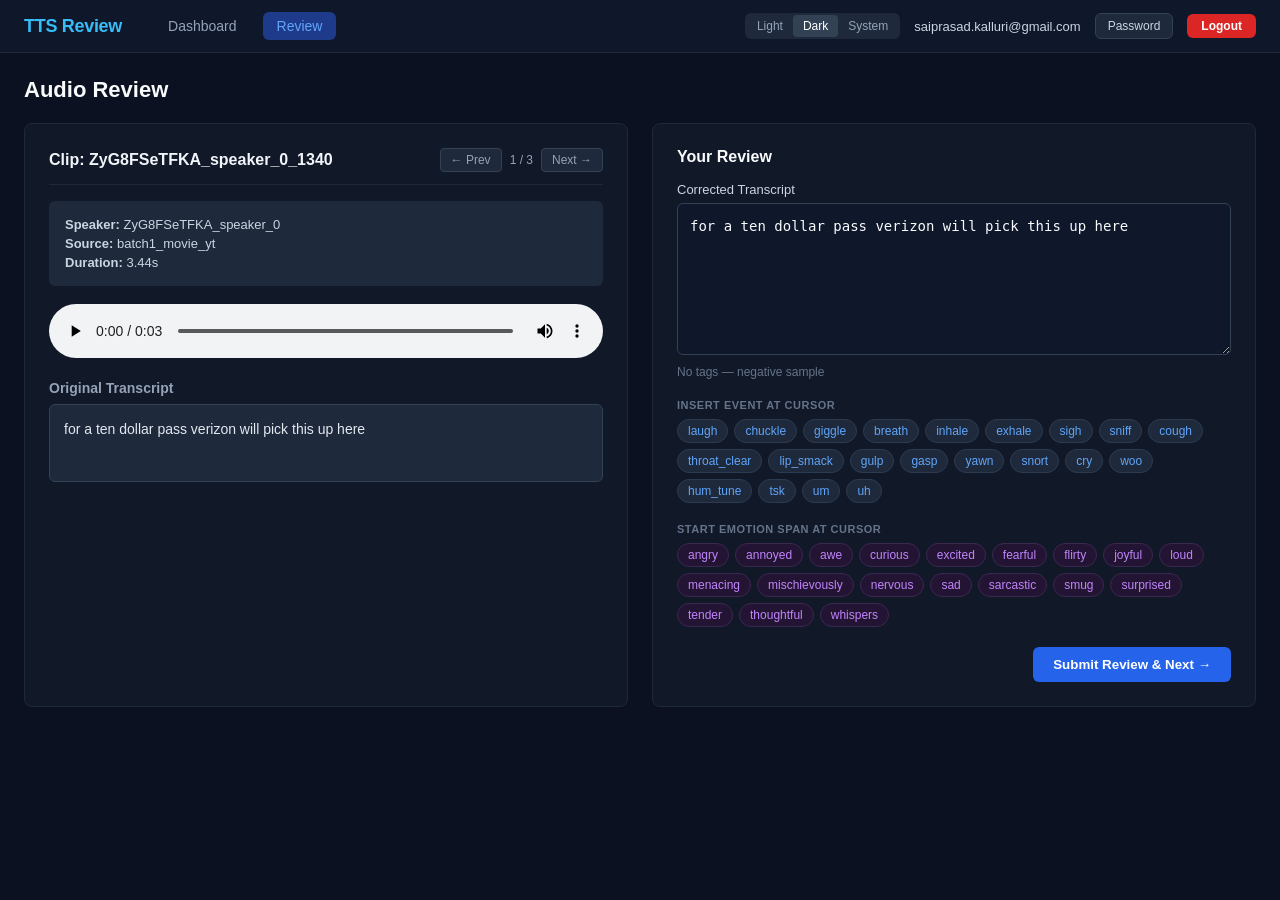
<file: test-portal/index.html>
<!DOCTYPE html>
<html lang="en">
<head>
  <meta charset="UTF-8">
  <meta name="viewport" content="width=device-width, initial-scale=1.0">
  <title>TTS Review - Portal Simulator</title>
  <link rel="stylesheet" href="style.css">
</head>
<body class="dark">
  <!-- Top Navigation Bar -->
  <header class="navbar">
    <div class="nav-left">
      <div class="brand">TTS Review</div>
      <nav class="nav-links">
        <a href="#" class="nav-tab">Dashboard</a>
        <a href="#" class="nav-tab active">Review</a>
      </nav>
    </div>
    <div class="nav-right">
      <div class="theme-toggles">
        <button class="theme-btn">Light</button>
        <button class="theme-btn active">Dark</button>
        <button class="theme-btn">System</button>
      </div>
      <span class="user-email">saiprasad.kalluri@gmail.com</span>
      <button class="btn-subtle">Password</button>
      <button class="btn-logout">Logout</button>
    </div>
  </header>

  <!-- Main Container -->
  <main class="main-container">
    <h1 class="page-title">Audio Review</h1>

    <div class="review-grid">
      <!-- Left Column: Audio & Original Transcript -->
      <section class="card left-card">
        <div class="card-header-row">
          <h2 class="clip-title" id="current-clip-title">Clip: ZyG8FSeTFKA_speaker_0_1340</h2>
          <div class="clip-nav-buttons">
            <button id="btn-prev-clip" class="btn-clip-nav" title="Previous Sample">&larr; Prev</button>
            <span id="clip-counter" style="font-size: 12px; color: #94a3b8;">1 / 3</span>
            <button id="btn-next-clip" class="btn-clip-nav" title="Next Sample">Next &rarr;</button>
          </div>
        </div>

        <div class="metadata-block">
          <p><strong>Speaker:</strong> <span id="meta-speaker">ZyG8FSeTFKA_speaker_0</span></p>
          <p><strong>Source:</strong> <span id="meta-source">batch1_movie_yt</span></p>
          <p><strong>Duration:</strong> <span id="meta-duration">3.44s</span></p>
        </div>

        <div class="audio-player-wrapper">
          <audio id="audio-player" controls src="sample.wav"></audio>
        </div>

        <div class="original-transcript-section">
          <h3>Original Transcript</h3>
          <div class="original-transcript-box" id="original-transcript-content">
            for a ten dollar pass verizon will pick this up here
          </div>
        </div>
      </section>

      <!-- Right Column: Your Review -->
      <section class="card right-card">
        <h2 class="section-title">Your Review</h2>

        <div class="field-group">
          <label class="field-label" for="corrected-transcript">Corrected Transcript</label>
          <textarea id="corrected-transcript" rows="6" placeholder="Enter corrected transcript...">for a ten dollar pass verizon will pick this up here</textarea>
          <div class="sub-hint">No tags — negative sample</div>
        </div>

        <!-- Event Tag Buttons -->
        <div class="tag-section">
          <div class="tag-section-title">INSERT EVENT AT CURSOR</div>
          <div class="tag-pill-container" id="events-container">
            <button type="button" class="portal-tag-btn" data-tag="laugh">laugh</button>
            <button type="button" class="portal-tag-btn" data-tag="chuckle">chuckle</button>
            <button type="button" class="portal-tag-btn" data-tag="giggle">giggle</button>
            <button type="button" class="portal-tag-btn" data-tag="breath">breath</button>
            <button type="button" class="portal-tag-btn" data-tag="inhale">inhale</button>
            <button type="button" class="portal-tag-btn" data-tag="exhale">exhale</button>
            <button type="button" class="portal-tag-btn" data-tag="sigh">sigh</button>
            <button type="button" class="portal-tag-btn" data-tag="sniff">sniff</button>
            <button type="button" class="portal-tag-btn" data-tag="cough">cough</button>
            <button type="button" class="portal-tag-btn" data-tag="throat_clear">throat_clear</button>
            <button type="button" class="portal-tag-btn" data-tag="lip_smack">lip_smack</button>
            <button type="button" class="portal-tag-btn" data-tag="gulp">gulp</button>
            <button type="button" class="portal-tag-btn" data-tag="gasp">gasp</button>
            <button type="button" class="portal-tag-btn" data-tag="yawn">yawn</button>
            <button type="button" class="portal-tag-btn" data-tag="snort">snort</button>
            <button type="button" class="portal-tag-btn" data-tag="cry">cry</button>
            <button type="button" class="portal-tag-btn" data-tag="woo">woo</button>
            <button type="button" class="portal-tag-btn" data-tag="hum_tune">hum_tune</button>
            <button type="button" class="portal-tag-btn" data-tag="tsk">tsk</button>
            <button type="button" class="portal-tag-btn" data-tag="um">um</button>
            <button type="button" class="portal-tag-btn" data-tag="uh">uh</button>
          </div>
        </div>

        <!-- Emotion Span Buttons -->
        <div class="tag-section">
          <div class="tag-section-title">START EMOTION SPAN AT CURSOR</div>
          <div class="tag-pill-container" id="emotions-container">
            <button type="button" class="portal-tag-btn emotion" data-emotion="angry">angry</button>
            <button type="button" class="portal-tag-btn emotion" data-emotion="annoyed">annoyed</button>
            <button type="button" class="portal-tag-btn emotion" data-emotion="awe">awe</button>
            <button type="button" class="portal-tag-btn emotion" data-emotion="curious">curious</button>
            <button type="button" class="portal-tag-btn emotion" data-emotion="excited">excited</button>
            <button type="button" class="portal-tag-btn emotion" data-emotion="fearful">fearful</button>
            <button type="button" class="portal-tag-btn emotion" data-emotion="flirty">flirty</button>
            <button type="button" class="portal-tag-btn emotion" data-emotion="joyful">joyful</button>
            <button type="button" class="portal-tag-btn emotion" data-emotion="loud">loud</button>
            <button type="button" class="portal-tag-btn emotion" data-emotion="menacing">menacing</button>
            <button type="button" class="portal-tag-btn emotion" data-emotion="mischievously">mischievously</button>
            <button type="button" class="portal-tag-btn emotion" data-emotion="nervous">nervous</button>
            <button type="button" class="portal-tag-btn emotion" data-emotion="sad">sad</button>
            <button type="button" class="portal-tag-btn emotion" data-emotion="sarcastic">sarcastic</button>
            <button type="button" class="portal-tag-btn emotion" data-emotion="smug">smug</button>
            <button type="button" class="portal-tag-btn emotion" data-emotion="surprised">surprised</button>
            <button type="button" class="portal-tag-btn emotion" data-emotion="tender">tender</button>
            <button type="button" class="portal-tag-btn emotion" data-emotion="thoughtful">thoughtful</button>
            <button type="button" class="portal-tag-btn emotion" data-emotion="whispers">whispers</button>
          </div>
        </div>

        <div style="margin-top: 20px; display: flex; justify-content: flex-end; gap: 10px;">
          <button type="button" id="btn-save-review" style="background:#2563eb; color:white; border:none; padding:10px 20px; border-radius:6px; font-weight:600; cursor:pointer;">
            Submit Review & Next &rarr;
          </button>
        </div>
      </section>
    </div>
  </main>

  <script>
    // Sample Queue
    const samples = [
      {
        id: "ZyG8FSeTFKA_speaker_0_1340",
        speaker: "ZyG8FSeTFKA_speaker_0",
        source: "batch1_movie_yt",
        duration: "3.44s",
        transcript: "for a ten dollar pass verizon will pick this up here"
      },
      {
        id: "UfcPodcast_speaker_1_0042",
        speaker: "Joe_Rogan_guest_1",
        source: "batch2_ufc_podcast",
        duration: "4.12s",
        transcript: "i m telling you it s crazy he doesn t even care about that"
      },
      {
        id: "KyivReport_speaker_0_0891",
        speaker: "KyivIndependent_reporter_0",
        source: "batch3_news_feed",
        duration: "5.20s",
        transcript: "kyiv independent confirmed they re preparing the report today"
      }
    ];

    let currentIndex = 0;
    const clipTitle = document.getElementById("current-clip-title");
    const clipCounter = document.getElementById("clip-counter");
    const metaSpeaker = document.getElementById("meta-speaker");
    const metaSource = document.getElementById("meta-source");
    const metaDuration = document.getElementById("meta-duration");
    const originalBox = document.getElementById("original-transcript-content");
    const textarea = document.getElementById("corrected-transcript");

    function loadSample(index) {
      currentIndex = index;
      const s = samples[currentIndex];
      clipTitle.textContent = "Clip: " + s.id;
      clipCounter.textContent = `${currentIndex + 1} / ${samples.length}`;
      metaSpeaker.textContent = s.speaker;
      metaSource.textContent = s.source;
      metaDuration.textContent = s.duration;
      originalBox.textContent = s.transcript;
      textarea.value = s.transcript;
    }

    document.getElementById("btn-prev-clip").addEventListener("click", () => {
      if (currentIndex > 0) loadSample(currentIndex - 1);
    });

    document.getElementById("btn-next-clip").addEventListener("click", () => {
      if (currentIndex < samples.length - 1) loadSample(currentIndex + 1);
    });

    document.getElementById("btn-save-review").addEventListener("click", () => {
      alert("Review saved!\n\nSubmitted Content:\n" + textarea.value);
      if (currentIndex < samples.length - 1) {
        loadSample(currentIndex + 1);
      }
    });

    // Native portal event button handlers
    document.querySelectorAll(".portal-tag-btn:not(.emotion)").forEach(btn => {
      btn.addEventListener("click", () => {
        const tag = `<|${btn.dataset.tag}|>`;
        const start = textarea.selectionStart;
        const end = textarea.selectionEnd;
        textarea.value = textarea.value.slice(0, start) + tag + textarea.value.slice(end);
        textarea.selectionStart = textarea.selectionEnd = start + tag.length;
        textarea.focus();
      });
    });

    document.querySelectorAll(".portal-tag-btn.emotion").forEach(btn => {
      btn.addEventListener("click", () => {
        const emo = btn.dataset.emotion;
        const start = textarea.selectionStart;
        const end = textarea.selectionEnd;
        const tag = `<|style_open|>${emo}<|style_body|>`;
        textarea.value = textarea.value.slice(0, start) + tag + textarea.value.slice(end);
        textarea.selectionStart = textarea.selectionEnd = start + tag.length;
        textarea.focus();
      });
    });
  </script>
</body>
</html>
</file>
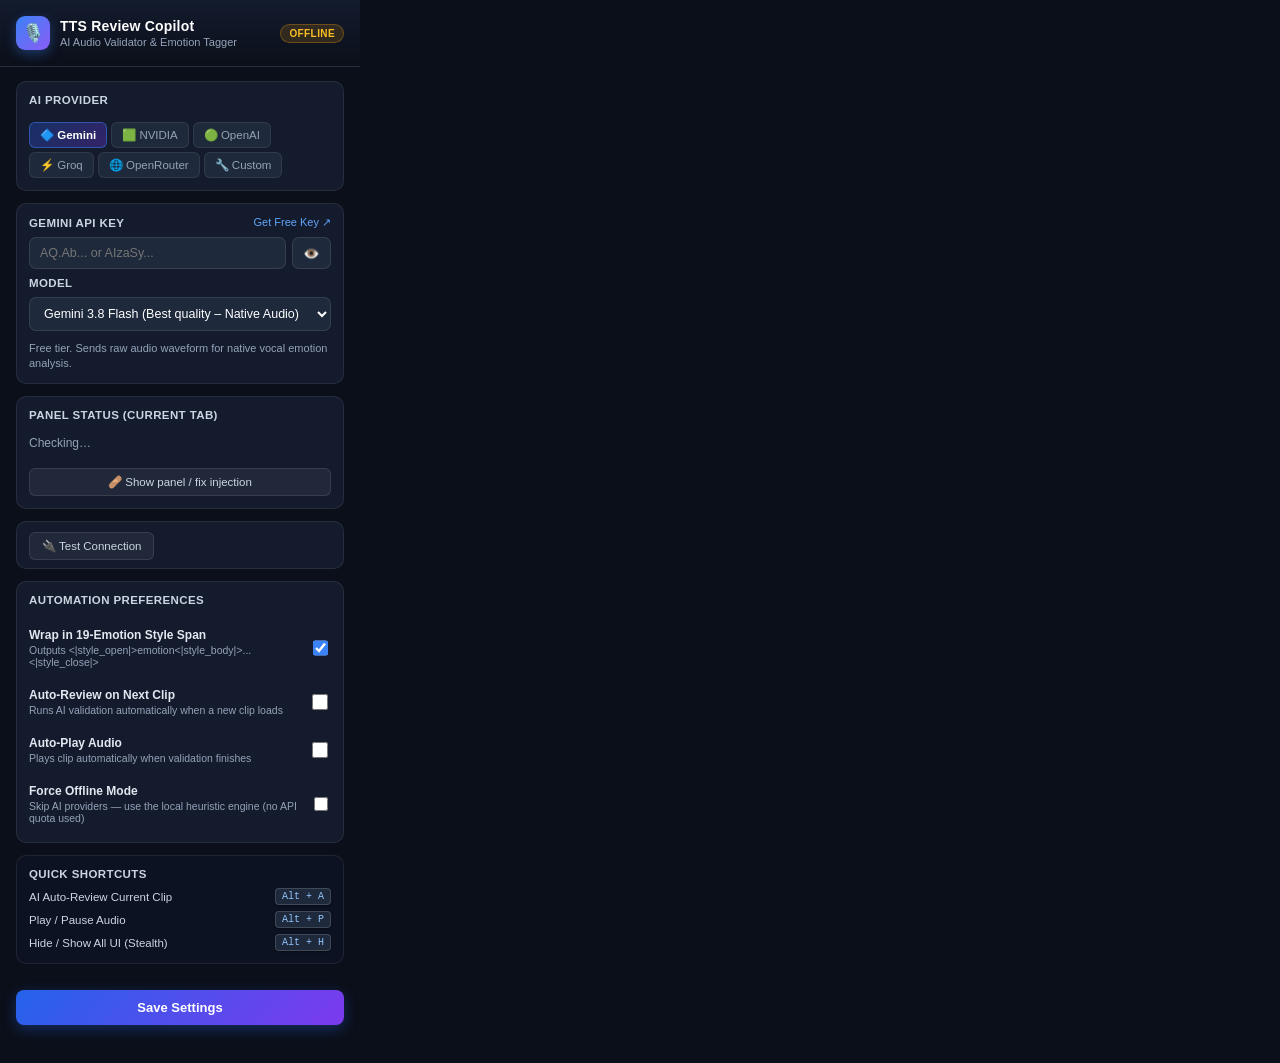
<file: popup/popup.html>
<!DOCTYPE html>
<html lang="en">
<head>
  <meta charset="UTF-8">
  <meta name="viewport" content="width=device-width, initial-scale=1.0">
  <title>TTS Review AI Assistant</title>
  <link rel="stylesheet" href="popup.css">
</head>
<body>
  <div class="popup-container">
    <!-- Header -->
    <header class="popup-header">
      <div class="header-logo-row">
        <div class="logo-icon">🎙️</div>
        <div>
          <h1 class="header-title">TTS Review Copilot</h1>
          <p class="header-subtitle">AI Audio Validator & Emotion Tagger</p>
        </div>
      </div>
      <div id="status-pill" class="status-pill offline">Offline</div>
    </header>

    <!-- Main Content -->
    <main class="popup-body">

      <!-- Provider Tabs -->
      <section class="card provider-card">
        <div class="card-label" style="margin-bottom: 8px;">AI Provider</div>
        <div class="provider-tabs" id="provider-tabs">
          <button class="provider-tab active" data-provider="gemini">🔷 Gemini</button>
          <button class="provider-tab" data-provider="nvidia">🟩 NVIDIA</button>
          <button class="provider-tab" data-provider="openai">🟢 OpenAI</button>
          <button class="provider-tab" data-provider="groq">⚡ Groq</button>
          <button class="provider-tab" data-provider="openrouter">🌐 OpenRouter</button>
          <button class="provider-tab" data-provider="custom">🔧 Custom</button>
        </div>
      </section>

      <!-- Gemini Config -->
      <section class="card provider-config" id="config-gemini">
        <div class="card-header">
          <label class="card-label">Gemini API Key</label>
          <a href="https://aistudio.google.com/app/apikey" target="_blank" class="link-small">Get Free Key ↗</a>
        </div>
        <div class="input-with-button">
          <input type="password" id="gemini-key" placeholder="AQ.Ab... or AIzaSy..." autocomplete="off">
          <button type="button" class="btn-icon toggle-vis" data-target="gemini-key">👁️</button>
        </div>
        <label class="card-label" for="gemini-model">Model</label>
        <select id="gemini-model" class="custom-select">
          <option value="gemini-3.8-flash">Gemini 3.8 Flash (Best quality – Native Audio)</option>
          <option value="gemini-flash-lite-latest">Gemini Flash Lite (Higher free quota – Audio)</option>
          <option value="gemini-3.5-flash-lite">Gemini 3.5 Flash Lite (Higher free quota)</option>
          <option value="gemini-flash-latest">Gemini Flash (Latest – auto-updates)</option>
        </select>
        <p class="card-hint">Free tier. Sends raw audio waveform for native vocal emotion analysis.</p>
      </section>

      <!-- NVIDIA NIM Config -->
      <section class="card provider-config" id="config-nvidia" style="display:none;">
        <div class="card-header">
          <label class="card-label">NVIDIA API Key</label>
          <a href="https://build.nvidia.com/settings/api-keys" target="_blank" class="link-small">Get Free Key ↗</a>
        </div>
        <div class="input-with-button">
          <input type="password" id="nvidia-key" placeholder="nvapi-..." autocomplete="off">
          <button type="button" class="btn-icon toggle-vis" data-target="nvidia-key">👁️</button>
        </div>
        <label class="card-label" for="nvidia-model">Model</label>
        <select id="nvidia-model" class="custom-select">
          <option value="nvidia/nemotron-3-super-120b-a12b">Nemotron 3 Super 120B (Recommended — best balance)</option>
          <option value="nvidia/llama-3.1-nemotron-ultra-253b-v1">Nemotron Ultra 253B (Max quality, slower)</option>
          <option value="nvidia/nemotron-3.5-lightning-30b-a3b">Nemotron 3.5 Lightning 30B (Fastest)</option>
          <option value="deepseek-ai/deepseek-v4.1-flash">DeepSeek V4.1 Flash (Fast)</option>
          <option value="mistralai/mistral-large-2-instruct">Mistral Large 2 (Strict JSON)</option>
          <option value="moonshotai/kimi-k2.6">Kimi K2.6 (Alternative)</option>
        </select>
        <p class="card-hint">Save your build.nvidia.com key here. The model menu above is for transcript review. VO uses this same key with audio-capable Nemotron 3 Nano Omni 30B automatically. Select NVIDIA inside VO. Nano Omni officially supports English; other languages are unverified.</p>
      </section>

      <!-- OpenAI Config -->
      <section class="card provider-config" id="config-openai" style="display:none;">
        <div class="card-header">
          <label class="card-label">OpenAI API Key</label>
          <a href="https://platform.openai.com/api-keys" target="_blank" class="link-small">Get Key ↗</a>
        </div>
        <div class="input-with-button">
          <input type="password" id="openai-key" placeholder="sk-..." autocomplete="off">
          <button type="button" class="btn-icon toggle-vis" data-target="openai-key">👁️</button>
        </div>
        <label class="card-label" for="openai-model">Model</label>
        <select id="openai-model" class="custom-select">
          <option value="gpt-4o-audio-preview">GPT-4o Audio Preview (Native Audio Input)</option>
          <option value="gpt-4o">GPT-4o</option>
          <option value="gpt-4o-mini">GPT-4o Mini</option>
          <option value="gpt-4.1-mini">GPT-4.1 Mini</option>
        </select>
        <p class="card-hint">gpt-4o-audio-preview supports native audio input for emotion detection.</p>
      </section>

      <!-- Groq Config -->
      <section class="card provider-config" id="config-groq" style="display:none;">
        <div class="card-header">
          <label class="card-label">Groq API Key</label>
          <a href="https://console.groq.com/keys" target="_blank" class="link-small">Get Free Key ↗</a>
        </div>
        <div class="input-with-button">
          <input type="password" id="groq-key" placeholder="gsk_..." autocomplete="off">
          <button type="button" class="btn-icon toggle-vis" data-target="groq-key">👁️</button>
        </div>
        <label class="card-label" for="groq-model">Model</label>
        <select id="groq-model" class="custom-select">
          <option value="llama-3.3-70b-versatile">Llama 3.3 70B Versatile</option>
          <option value="llama-3.1-8b-instant">Llama 3.1 8B Instant (Fastest)</option>
          <option value="gemma2-9b-it">Gemma 2 9B</option>
          <option value="mixtral-8x7b-32768">Mixtral 8x7B</option>
        </select>
        <p class="card-hint">Ultra-fast inference. Audio auto-transcribed via Whisper Large v3, then formatted by LLM.</p>
      </section>

      <!-- OpenRouter Config -->
      <section class="card provider-config" id="config-openrouter" style="display:none;">
        <div class="card-header">
          <label class="card-label">OpenRouter API Key</label>
          <a href="https://openrouter.ai/keys" target="_blank" class="link-small">Get Key ↗</a>
        </div>
        <div class="input-with-button">
          <input type="password" id="openrouter-key" placeholder="sk-or-..." autocomplete="off">
          <button type="button" class="btn-icon toggle-vis" data-target="openrouter-key">👁️</button>
        </div>
        <label class="card-label" for="openrouter-model">Model</label>
        <select id="openrouter-model" class="custom-select">
          <option value="google/gemini-2.5-flash">Google Gemini 2.5 Flash</option>
          <option value="openai/gpt-4o">OpenAI GPT-4o</option>
          <option value="anthropic/claude-sonnet-4">Anthropic Claude Sonnet 4</option>
          <option value="meta-llama/llama-3.3-70b-instruct">Meta Llama 3.3 70B</option>
          <option value="deepseek/deepseek-chat-v3-0324">DeepSeek V3</option>
        </select>
        <p class="card-hint">Routes to 300+ models from multiple providers through one key.</p>
      </section>

      <!-- Custom / Local Config -->
      <section class="card provider-config" id="config-custom" style="display:none;">
        <label class="card-label">Base URL (OpenAI-compatible)</label>
        <input type="text" id="custom-url" class="custom-select" placeholder="http://localhost:11434/v1" value="http://localhost:11434/v1">
        <label class="card-label">API Key (optional)</label>
        <div class="input-with-button">
          <input type="password" id="custom-key" placeholder="Leave blank for local..." autocomplete="off">
          <button type="button" class="btn-icon toggle-vis" data-target="custom-key">👁️</button>
        </div>
        <label class="card-label">Model Name</label>
        <input type="text" id="custom-model" class="custom-select" placeholder="llama3" value="llama3">
        <p class="card-hint">Works with Ollama, LM Studio, vLLM, LocalAI, or any OpenAI-compatible endpoint.</p>
      </section>

      <!-- Panel Status (diagnoses the current tab) -->
      <section class="card" id="panel-status-card">
        <div class="card-label" style="margin-bottom: 6px;">Panel Status (current tab)</div>
        <div id="panel-status" style="font-size:12px; line-height:1.45; color:#94a3b8;">Checking…</div>
        <button type="button" id="btn-show-panel" class="btn-secondary" style="margin-top: 8px; width: 100%;">🩹 Show panel / fix injection</button>
      </section>

      <!-- Key Format Hint (catches e.g. an NVIDIA key pasted into the wrong tab) -->
      <div id="key-hint" style="display:none; border:1px solid #f59e0b; color:#fbbf24; font-size:12px; padding:8px 12px; border-radius:8px; margin-bottom:8px;"></div>

      <!-- Test Button -->
      <section class="card" style="padding: 8px 12px;">
        <div class="action-row-tight">
          <button type="button" id="btn-test-key" class="btn-secondary">🔌 Test Connection</button>
          <span id="test-status" class="test-feedback"></span>
        </div>
      </section>

      <!-- Review Preferences -->
      <section class="card">
        <div class="card-label" style="margin-bottom: 8px;">Automation Preferences</div>
        <label class="toggle-row">
          <span class="toggle-text">
            <strong>Wrap in 19-Emotion Style Span</strong>
            <small>Outputs &lt;|style_open|&gt;emotion&lt;|style_body|&gt;...&lt;|style_close|&gt;</small>
          </span>
          <input type="checkbox" id="pref-style-span" checked>
        </label>
        <label class="toggle-row">
          <span class="toggle-text">
            <strong>Auto-Review on Next Clip</strong>
            <small>Runs AI validation automatically when a new clip loads</small>
          </span>
          <input type="checkbox" id="pref-autorun">
        </label>
        <label class="toggle-row">
          <span class="toggle-text">
            <strong>Auto-Play Audio</strong>
            <small>Plays clip automatically when validation finishes</small>
          </span>
          <input type="checkbox" id="pref-autoplay">
        </label>
        <label class="toggle-row">
          <span class="toggle-text">
            <strong>Force Offline Mode</strong>
            <small>Skip AI providers — use the local heuristic engine (no API quota used)</small>
          </span>
          <input type="checkbox" id="pref-offline">
        </label>
      </section>

      <!-- Shortcuts Reference -->
      <section class="card shortcuts-card">
        <div class="card-label">Quick Shortcuts</div>
        <div class="shortcut-list">
          <div class="shortcut-item">
            <span class="shortcut-name">AI Auto-Review Current Clip</span>
            <kbd>Alt + A</kbd>
          </div>
          <div class="shortcut-item">
            <span class="shortcut-name">Play / Pause Audio</span>
            <kbd>Alt + P</kbd>
          </div>
          <div class="shortcut-item">
            <span class="shortcut-name">Hide / Show All UI (Stealth)</span>
            <kbd>Alt + H</kbd>
          </div>
        </div>
      </section>
    </main>

    <!-- Footer -->
    <footer class="popup-footer">
      <button type="button" id="btn-save" class="btn-primary">Save Settings</button>
      <div id="save-msg" class="save-msg"></div>
    </footer>
  </div>

  <script src="popup.js"></script>
</body>
</html>
</file>
<file: test-portal/style.css>
/* Portal Simulator Styles replicating tts-review.sabi.com */

body.dark {
  background-color: #0b1120;
  color: #f8fafc;
  font-family: -apple-system, BlinkMacSystemFont, "Segoe UI", Roboto, "Helvetica Neue", Arial, sans-serif;
  margin: 0;
  padding: 0;
}

/* Navbar */
.navbar {
  display: flex;
  justify-content: space-between;
  align-items: center;
  padding: 12px 24px;
  background-color: #0f172a;
  border-bottom: 1px solid #1e293b;
}

.nav-left {
  display: flex;
  align-items: center;
  gap: 32px;
}

.brand {
  font-size: 18px;
  font-weight: 700;
  color: #38bdf8;
  letter-spacing: -0.3px;
}

.nav-links {
  display: flex;
  gap: 12px;
}

.nav-tab {
  text-decoration: none;
  color: #94a3b8;
  padding: 6px 14px;
  border-radius: 6px;
  font-size: 14px;
  font-weight: 500;
}

.nav-tab.active {
  background-color: #1e3a8a;
  color: #60a5fa;
}

.nav-right {
  display: flex;
  align-items: center;
  gap: 14px;
}

.theme-toggles {
  display: flex;
  background-color: #1e293b;
  border-radius: 6px;
  padding: 2px;
}

.theme-btn {
  background: transparent;
  border: none;
  color: #94a3b8;
  padding: 4px 10px;
  font-size: 12px;
  border-radius: 4px;
  cursor: pointer;
}

.theme-btn.active {
  background-color: #334155;
  color: #fff;
}

.user-email {
  font-size: 13px;
  color: #cbd5e1;
}

.btn-subtle {
  background: #1e293b;
  border: 1px solid #334155;
  color: #cbd5e1;
  padding: 5px 12px;
  border-radius: 6px;
  font-size: 12px;
  cursor: pointer;
}

.btn-logout {
  background: #dc2626;
  border: none;
  color: #fff;
  padding: 5px 14px;
  border-radius: 6px;
  font-size: 12px;
  font-weight: 600;
  cursor: pointer;
}

/* Main Container */
.main-container {
  max-width: 1400px;
  margin: 0 auto;
  padding: 24px;
}

.page-title {
  font-size: 22px;
  font-weight: 700;
  margin: 0 0 20px 0;
  color: #f8fafc;
}

/* Review Grid */
.review-grid {
  display: grid;
  grid-template-columns: 1fr 1fr;
  gap: 24px;
}

@media (max-width: 1024px) {
  .review-grid {
    grid-template-columns: 1fr;
  }
}

.card {
  background-color: #111827;
  border: 1px solid #1f2937;
  border-radius: 8px;
  padding: 24px;
}

.card-header-row {
  display: flex;
  justify-content: space-between;
  align-items: center;
  margin-bottom: 16px;
  border-bottom: 1px solid #1f2937;
  padding-bottom: 12px;
}

.clip-title {
  font-size: 16px;
  font-weight: 600;
  margin: 0;
  color: #f1f5f9;
}

.clip-nav-buttons {
  display: flex;
  align-items: center;
  gap: 8px;
}

.btn-clip-nav {
  background: #1e293b;
  border: 1px solid #334155;
  color: #94a3b8;
  padding: 4px 10px;
  border-radius: 4px;
  cursor: pointer;
  font-size: 12px;
}

.btn-clip-nav:hover {
  background: #334155;
  color: #fff;
}

.metadata-block {
  background-color: #1e293b;
  border-radius: 6px;
  padding: 12px 16px;
  margin-bottom: 18px;
  font-size: 13px;
  color: #cbd5e1;
}

.metadata-block p {
  margin: 4px 0;
}

.audio-player-wrapper {
  margin: 18px 0;
}

.audio-player-wrapper audio {
  width: 100%;
}

.original-transcript-section h3 {
  font-size: 14px;
  font-weight: 600;
  color: #94a3b8;
  margin: 16px 0 8px 0;
}

.original-transcript-box {
  background-color: #1e293b;
  border: 1px solid #334155;
  border-radius: 6px;
  padding: 14px;
  font-size: 14px;
  color: #e2e8f0;
  min-height: 48px;
  line-height: 1.5;
}

/* Right Card */
.section-title {
  font-size: 16px;
  font-weight: 600;
  margin: 0 0 16px 0;
  color: #f8fafc;
}

.field-group {
  margin-bottom: 16px;
}

.field-label {
  display: block;
  font-size: 13px;
  font-weight: 500;
  color: #cbd5e1;
  margin-bottom: 6px;
}

textarea#corrected-transcript {
  width: 100%;
  box-sizing: border-box;
  background-color: #0f172a;
  border: 1px solid #334155;
  border-radius: 6px;
  padding: 12px;
  font-size: 14px;
  font-family: ui-monospace, Menlo, Monaco, Consolas, monospace;
  color: #f8fafc;
  line-height: 1.5;
  resize: vertical;
}

textarea#corrected-transcript:focus {
  outline: none;
  border-color: #3b82f6;
}

.sub-hint {
  font-size: 12px;
  color: #64748b;
  margin-top: 6px;
}

/* Tag Sections */
.tag-section {
  margin-top: 20px;
}

.tag-section-title {
  font-size: 11px;
  font-weight: 700;
  color: #64748b;
  letter-spacing: 0.5px;
  margin-bottom: 8px;
}

.tag-pill-container {
  display: flex;
  flex-wrap: wrap;
  gap: 6px;
}

.portal-tag-btn {
  background-color: #1e293b;
  border: 1px solid #2d3b50;
  color: #60a5fa;
  padding: 4px 10px;
  border-radius: 16px;
  font-size: 12px;
  cursor: pointer;
  transition: all 0.15s ease;
}

.portal-tag-btn:hover {
  background-color: #2563eb;
  color: #fff;
  border-color: #3b82f6;
}

.portal-tag-btn.emotion {
  color: #c084fc;
  border-color: #3b2850;
  background-color: #241433;
}

.portal-tag-btn.emotion:hover {
  background-color: #7c3aed;
  color: #fff;
  border-color: #8b5cf6;
}
</file>
<file: popup/popup.css>
/* Extension Popup Styles */

:root {
  --bg-main: #0b0f19;
  --bg-card: #141b2d;
  --bg-input: #1e293b;
  --border-color: rgba(255, 255, 255, 0.08);
  --border-highlight: rgba(59, 130, 246, 0.4);
  --primary: #3b82f6;
  --primary-hover: #2563eb;
  --accent: #8b5cf6;
  --success: #10b981;
  --warning: #f59e0b;
  --danger: #ef4444;
  --text-main: #f8fafc;
  --text-dim: #94a3b8;
  --font-family: -apple-system, BlinkMacSystemFont, "Segoe UI", Roboto, "Helvetica Neue", Arial, sans-serif;
}

body {
  margin: 0;
  padding: 0;
  width: 360px;
  background-color: var(--bg-main);
  color: var(--text-main);
  font-family: var(--font-family);
  font-size: 13px;
  user-select: none;
}

.popup-container {
  display: flex;
  flex-direction: column;
}

/* Header */
.popup-header {
  padding: 16px;
  background: linear-gradient(180deg, #131b2e 0%, var(--bg-main) 100%);
  border-bottom: 1px solid var(--border-color);
  display: flex;
  align-items: center;
  justify-content: space-between;
}

.header-logo-row {
  display: flex;
  align-items: center;
  gap: 10px;
}

.logo-icon {
  width: 34px;
  height: 34px;
  background: linear-gradient(135deg, #3b82f6, #8b5cf6);
  border-radius: 9px;
  display: flex;
  align-items: center;
  justify-content: center;
  font-size: 18px;
  box-shadow: 0 4px 12px rgba(59, 130, 246, 0.35);
}

.header-title {
  margin: 0;
  font-size: 14px;
  font-weight: 700;
  color: #fff;
  letter-spacing: 0.2px;
}

.header-subtitle {
  margin: 2px 0 0 0;
  font-size: 11px;
  color: var(--text-dim);
}

.status-pill {
  font-size: 10px;
  font-weight: 600;
  padding: 3px 8px;
  border-radius: 20px;
  text-transform: uppercase;
  letter-spacing: 0.4px;
}

.status-pill.online {
  background: rgba(16, 185, 129, 0.15);
  color: #34d399;
  border: 1px solid rgba(16, 185, 129, 0.3);
}

.status-pill.offline {
  background: rgba(245, 158, 11, 0.15);
  color: #fbbf24;
  border: 1px solid rgba(245, 158, 11, 0.3);
}

/* Provider Tabs */
.provider-card {
  padding: 10px 12px;
}

.provider-tabs {
  display: flex;
  flex-wrap: wrap;
  gap: 4px;
}

.provider-tab {
  background: var(--bg-input);
  border: 1px solid rgba(255, 255, 255, 0.08);
  color: var(--text-dim);
  padding: 5px 10px;
  border-radius: 6px;
  font-size: 11.5px;
  font-weight: 500;
  cursor: pointer;
  transition: all 0.15s ease;
}

.provider-tab:hover {
  background: rgba(59, 130, 246, 0.15);
  color: #93c5fd;
  border-color: rgba(59, 130, 246, 0.3);
}

.provider-tab.active {
  background: linear-gradient(135deg, rgba(37, 99, 235, 0.3), rgba(124, 58, 237, 0.3));
  color: #fff;
  border-color: rgba(59, 130, 246, 0.5);
  font-weight: 600;
}

/* Body */
.popup-body {
  padding: 14px 16px;
  display: flex;
  flex-direction: column;
  gap: 12px;
}

.card {
  background: var(--bg-card);
  border: 1px solid var(--border-color);
  border-radius: 10px;
  padding: 12px;
  display: flex;
  flex-direction: column;
  gap: 8px;
}

.card-header {
  display: flex;
  justify-content: space-between;
  align-items: center;
}

.card-label {
  font-size: 11.5px;
  font-weight: 600;
  color: #cbd5e1;
  text-transform: uppercase;
  letter-spacing: 0.4px;
}

.link-small {
  font-size: 11px;
  color: #60a5fa;
  text-decoration: none;
}

.link-small:hover {
  text-decoration: underline;
}

.card-hint {
  margin: 2px 0 0 0;
  font-size: 11px;
  color: var(--text-dim);
  line-height: 1.35;
}

/* Form Elements */
.input-with-button {
  display: flex;
  gap: 6px;
  position: relative;
}

input[type="password"],
input[type="text"],
.custom-select {
  width: 100%;
  box-sizing: border-box;
  background: var(--bg-input);
  border: 1px solid rgba(255, 255, 255, 0.1);
  border-radius: 7px;
  color: #fff;
  padding: 8px 10px;
  font-size: 12.5px;
  transition: all 0.2s ease;
}

input:focus,
.custom-select:focus {
  outline: none;
  border-color: var(--primary);
  box-shadow: 0 0 0 2px rgba(59, 130, 246, 0.2);
}

.btn-icon {
  background: var(--bg-input);
  border: 1px solid rgba(255, 255, 255, 0.1);
  color: var(--text-dim);
  border-radius: 7px;
  padding: 0 10px;
  cursor: pointer;
  display: flex;
  align-items: center;
  justify-content: center;
}

.btn-icon:hover {
  background: rgba(255, 255, 255, 0.08);
  color: #fff;
}

.action-row-tight {
  display: flex;
  align-items: center;
  gap: 8px;
  margin-top: 2px;
}

.btn-secondary {
  background: rgba(255, 255, 255, 0.06);
  border: 1px solid rgba(255, 255, 255, 0.1);
  color: #cbd5e1;
  padding: 6px 12px;
  border-radius: 6px;
  font-size: 11.5px;
  font-weight: 500;
  cursor: pointer;
  transition: all 0.15s ease;
}

.btn-secondary:hover {
  background: rgba(255, 255, 255, 0.12);
  color: #fff;
}

.test-feedback {
  font-size: 11px;
}

.test-feedback.success {
  color: #34d399;
}

.test-feedback.error {
  color: #f87171;
}

/* Toggles */
.toggle-row {
  display: flex;
  align-items: center;
  justify-content: space-between;
  padding: 6px 0;
  cursor: pointer;
}

.toggle-text {
  display: flex;
  flex-direction: column;
  gap: 2px;
}

.toggle-text strong {
  font-size: 12px;
  color: #e2e8f0;
}

.toggle-text small {
  font-size: 10.5px;
  color: var(--text-dim);
}

.toggle-row input[type="checkbox"] {
  width: 16px;
  height: 16px;
  cursor: pointer;
  accent-color: var(--primary);
}

/* Shortcuts */
.shortcuts-card {
  background: rgba(15, 23, 42, 0.5);
}

.shortcut-list {
  display: flex;
  flex-direction: column;
  gap: 6px;
}

.shortcut-item {
  display: flex;
  justify-content: space-between;
  align-items: center;
  font-size: 11.5px;
  color: #cbd5e1;
}

kbd {
  background: #1e293b;
  border: 1px solid rgba(255, 255, 255, 0.15);
  border-radius: 4px;
  padding: 2px 6px;
  font-size: 10px;
  font-family: ui-monospace, SFMono-Regular, monospace;
  box-shadow: 0 1px 2px rgba(0,0,0,0.4);
  color: #93c5fd;
}

/* Footer */
.popup-footer {
  padding: 12px 16px 16px 16px;
  display: flex;
  flex-direction: column;
  gap: 6px;
}

.btn-primary {
  background: linear-gradient(135deg, #2563eb, #7c3aed);
  border: none;
  color: #fff;
  padding: 10px 14px;
  border-radius: 8px;
  font-weight: 600;
  font-size: 13px;
  cursor: pointer;
  box-shadow: 0 4px 14px rgba(37, 99, 235, 0.35);
  transition: all 0.2s cubic-bezier(0.16, 1, 0.3, 1);
}

.btn-primary:hover {
  transform: translateY(-1px);
  filter: brightness(1.1);
  box-shadow: 0 6px 18px rgba(37, 99, 235, 0.45);
}

.btn-primary:active {
  transform: translateY(1px);
}

.save-msg {
  font-size: 11.5px;
  text-align: center;
  color: #34d399;
  min-height: 16px;
}
</file>
